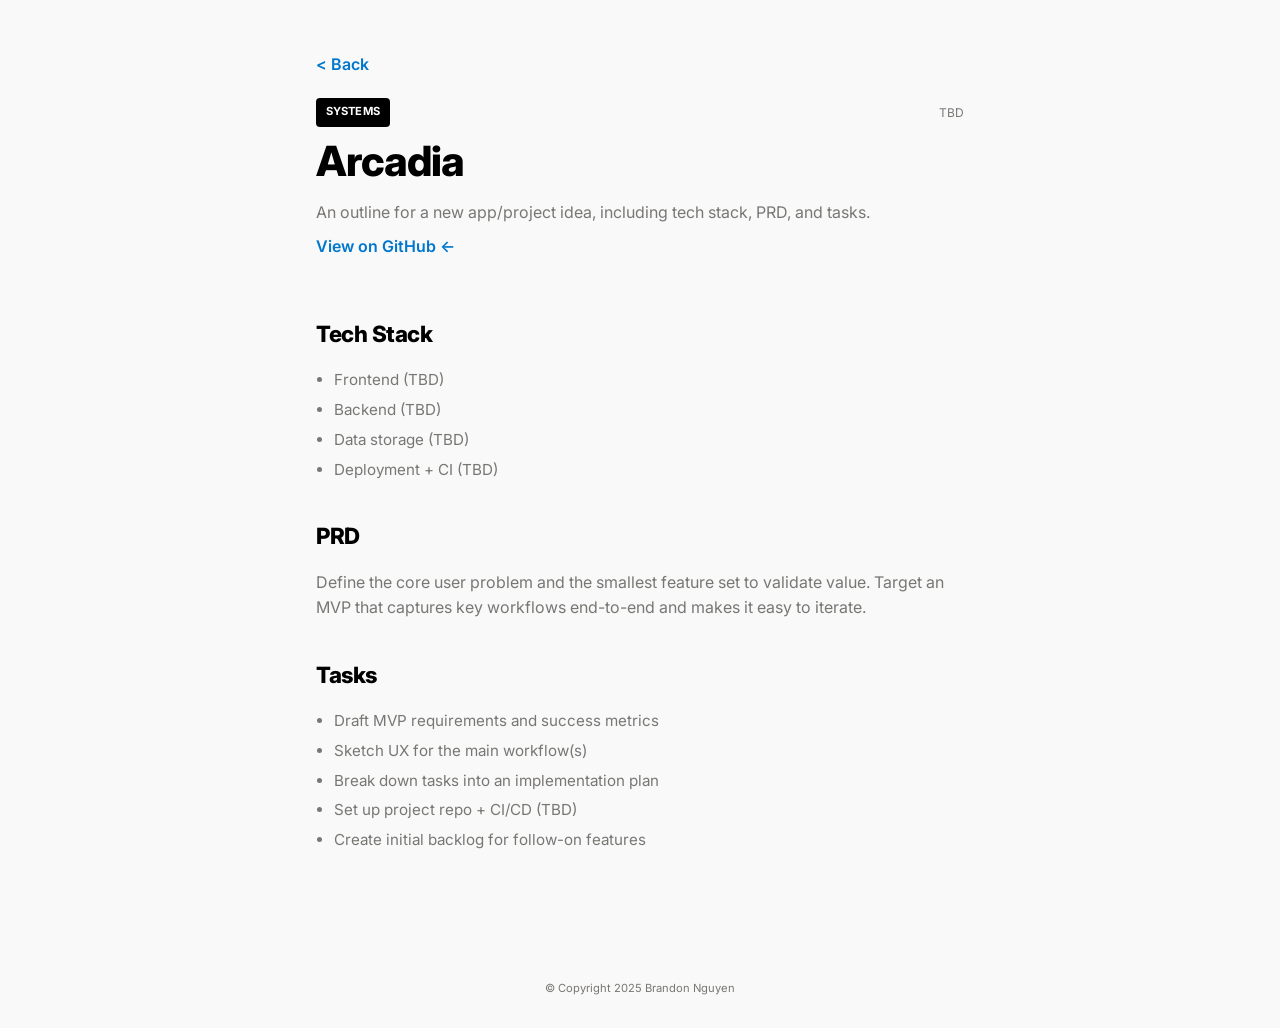
<file: arcadia.html>
<!DOCTYPE html>
<html lang="en">
<head>
  <meta charset="UTF-8" />
  <meta name="viewport" content="width=device-width, initial-scale=1.0" />
  <meta http-equiv="X-UA-Compatible" content="IE=edge" />
  <title>Arcadia</title>

  <link rel="stylesheet" href="styles.css" />
  <link rel="preconnect" href="https://fonts.googleapis.com">
  <link rel="preconnect" href="https://fonts.gstatic.com" crossorigin>
  <link href="https://fonts.googleapis.com/css2?family=Geist:wght@100..900&family=Inter:ital,opsz,wght@0,14..32,100..900;1,14..32,100..900&family=Playwrite+IT+Trad:wght@100..400&family=Roboto:ital,wght@0,100..900;1,100..900&display=swap" rel="stylesheet">
</head>

<body>
  <div class="project-outline-page">
    <a class="project-outline-back-link" href="index.html">&lt; Back</a>

    <div class="project-outline-meta">
      <span class="project-outline-pill">SYSTEMS</span>
      <span class="project-outline-date">TBD</span>
    </div>

    <div class="project-outline-title">Arcadia</div>
    <div class="project-outline-subtitle">
      An outline for a new app/project idea, including tech stack, PRD, and tasks.
    </div>

    <a class="project-outline-github-link" href="https://github.com/brandonnguyen11" target="_blank" rel="noopener noreferrer">
      View on GitHub <span aria-hidden="true">&larr;</span>
    </a>

    <div class="project-outline-container">
      <div class="project-outline-section">
        <h2>Tech Stack</h2>
        <ul>
          <li>Frontend (TBD)</li>
          <li>Backend (TBD)</li>
          <li>Data storage (TBD)</li>
          <li>Deployment + CI (TBD)</li>
        </ul>
      </div>

      <div class="project-outline-section">
        <h2>PRD</h2>
        <p>
          Define the core user problem and the smallest feature set to validate value. Target an MVP that
          captures key workflows end-to-end and makes it easy to iterate.
        </p>
      </div>

      <div class="project-outline-section">
        <h2>Tasks</h2>
        <ul>
          <li>Draft MVP requirements and success metrics</li>
          <li>Sketch UX for the main workflow(s)</li>
          <li>Break down tasks into an implementation plan</li>
          <li>Set up project repo + CI/CD (TBD)</li>
          <li>Create initial backlog for follow-on features</li>
        </ul>
      </div>
    </div>
  </div>

  <footer>
    <p>&copy; Copyright 2025 Brandon Nguyen</p>
  </footer>
</body>
</html>
</file>
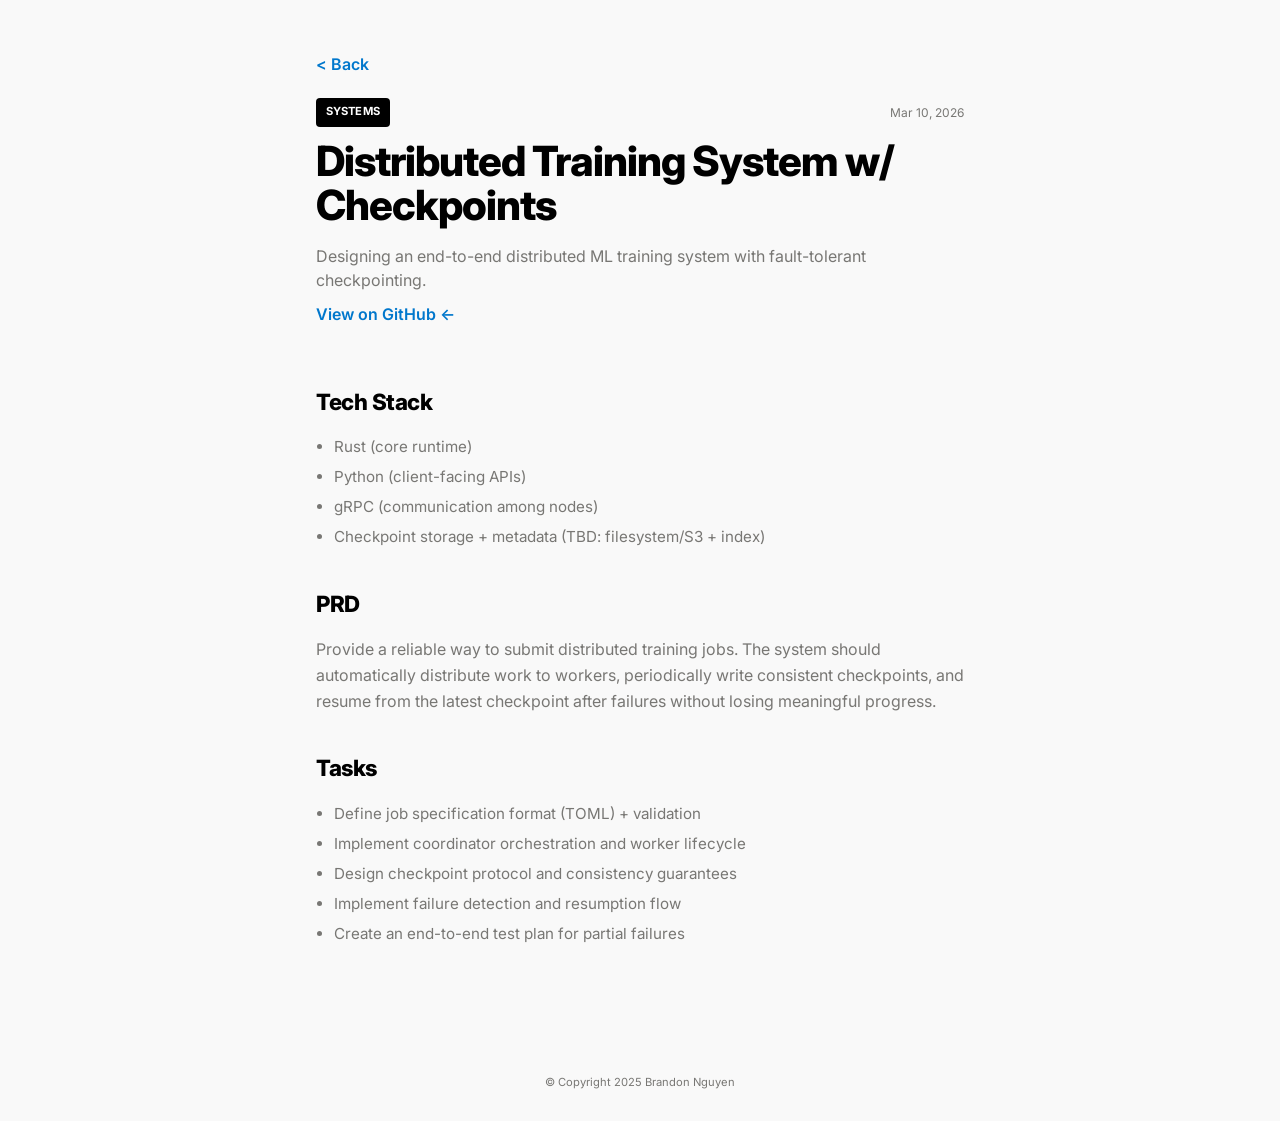
<file: distributed-training-checkpoints.html>
<!DOCTYPE html>
<html lang="en">
<head>
  <meta charset="UTF-8" />
  <meta name="viewport" content="width=device-width, initial-scale=1.0" />
  <meta http-equiv="X-UA-Compatible" content="IE=edge" />
  <title>Distributed Training System w/ Checkpoints</title>

  <link rel="stylesheet" href="styles.css" />
  <link rel="preconnect" href="https://fonts.googleapis.com">
  <link rel="preconnect" href="https://fonts.gstatic.com" crossorigin>
  <link href="https://fonts.googleapis.com/css2?family=Geist:wght@100..900&family=Inter:ital,opsz,wght@0,14..32,100..900;1,14..32,100..900&family=Playwrite+IT+Trad:wght@100..400&family=Roboto:ital,wght@0,100..900;1,100..900&display=swap" rel="stylesheet">
</head>

<body>
  <div class="project-outline-page">
    <a class="project-outline-back-link" href="index.html">&lt; Back</a>

    <div class="project-outline-meta">
      <span class="project-outline-pill">SYSTEMS</span>
      <span class="project-outline-date">Mar 10, 2026</span>
    </div>

    <div class="project-outline-title">Distributed Training System w/ Checkpoints</div>
    <div class="project-outline-subtitle">
      Designing an end-to-end distributed ML training system with fault-tolerant checkpointing.
    </div>

    <a class="project-outline-github-link" href="https://github.com/brandonnguyen11" target="_blank" rel="noopener noreferrer">
      View on GitHub <span aria-hidden="true">&larr;</span>
    </a>

    <div class="project-outline-container">
      <div class="project-outline-section">
        <h2>Tech Stack</h2>
        <ul>
          <li>Rust (core runtime)</li>
          <li>Python (client-facing APIs)</li>
          <li>gRPC (communication among nodes)</li>
          <li>Checkpoint storage + metadata (TBD: filesystem/S3 + index)</li>
        </ul>
      </div>

      <div class="project-outline-section">
        <h2>PRD</h2>
        <p>
          Provide a reliable way to submit distributed training jobs. The system should automatically distribute work
          to workers, periodically write consistent checkpoints, and resume from the latest checkpoint after failures
          without losing meaningful progress.
        </p>
      </div>

      <div class="project-outline-section">
        <h2>Tasks</h2>
        <ul>
          <li>Define job specification format (TOML) + validation</li>
          <li>Implement coordinator orchestration and worker lifecycle</li>
          <li>Design checkpoint protocol and consistency guarantees</li>
          <li>Implement failure detection and resumption flow</li>
          <li>Create an end-to-end test plan for partial failures</li>
        </ul>
      </div>
    </div>
  </div>

  <footer>
    <p>&copy; Copyright 2025 Brandon Nguyen</p>
  </footer>
</body>
</html>
</file>
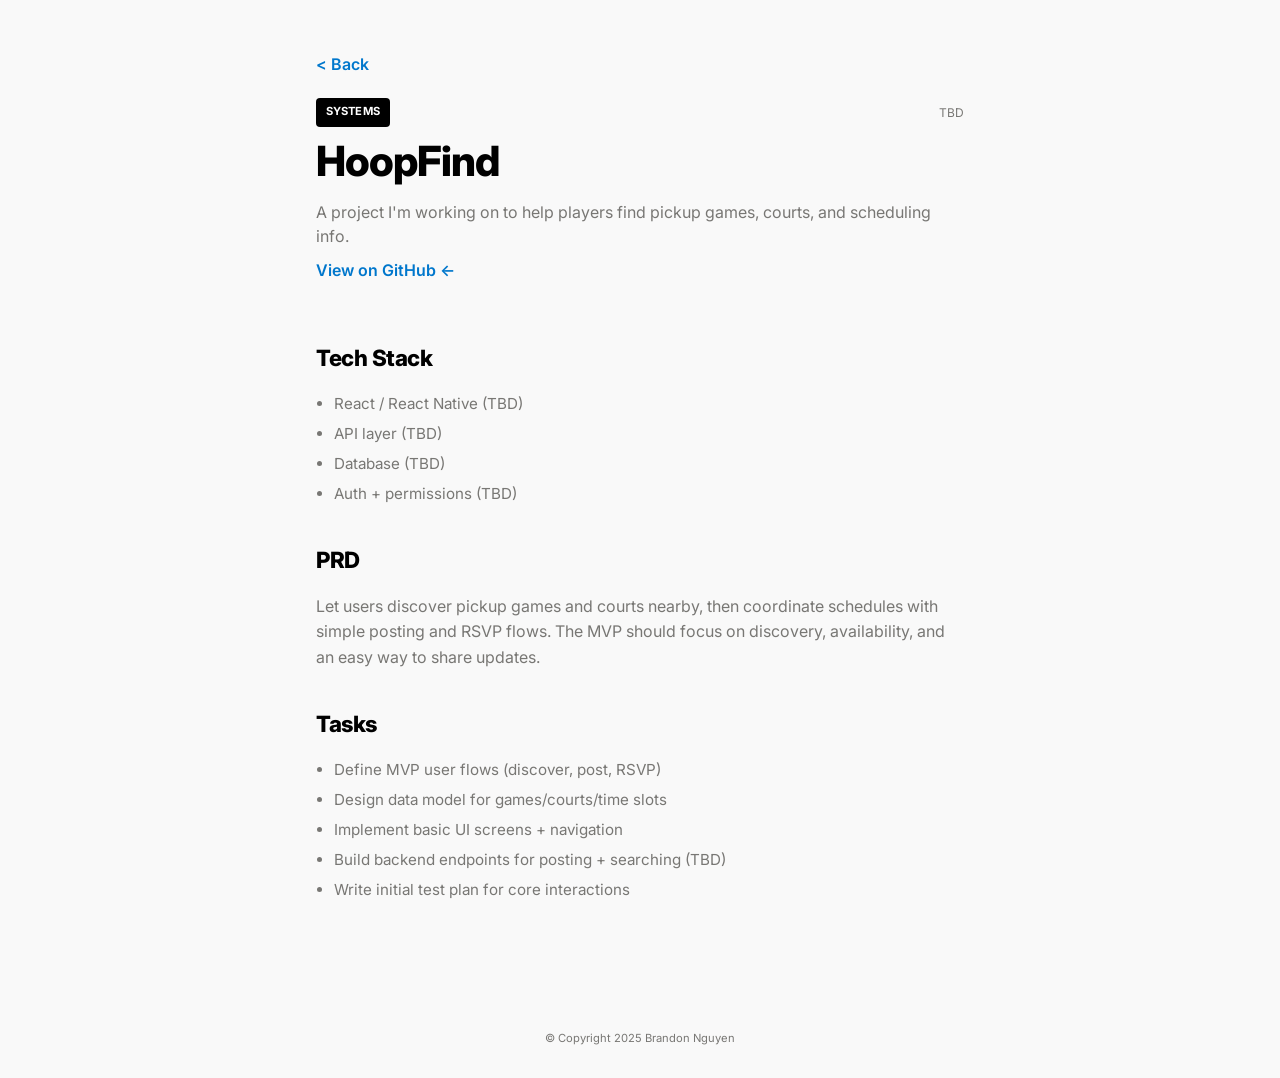
<file: hoopfind.html>
<!DOCTYPE html>
<html lang="en">
<head>
  <meta charset="UTF-8" />
  <meta name="viewport" content="width=device-width, initial-scale=1.0" />
  <meta http-equiv="X-UA-Compatible" content="IE=edge" />
  <title>HoopFind</title>

  <link rel="stylesheet" href="styles.css" />
  <link rel="preconnect" href="https://fonts.googleapis.com">
  <link rel="preconnect" href="https://fonts.gstatic.com" crossorigin>
  <link href="https://fonts.googleapis.com/css2?family=Geist:wght@100..900&family=Inter:ital,opsz,wght@0,14..32,100..900;1,14..32,100..900&family=Playwrite+IT+Trad:wght@100..400&family=Roboto:ital,wght@0,100..900;1,100..900&display=swap" rel="stylesheet">
</head>

<body>
  <div class="project-outline-page">
    <a class="project-outline-back-link" href="index.html">&lt; Back</a>

    <div class="project-outline-meta">
      <span class="project-outline-pill">SYSTEMS</span>
      <span class="project-outline-date">TBD</span>
    </div>

    <div class="project-outline-title">HoopFind</div>
    <div class="project-outline-subtitle">
      A project I'm working on to help players find pickup games, courts, and scheduling info.
    </div>

    <a class="project-outline-github-link" href="https://github.com/brandonnguyen11" target="_blank" rel="noopener noreferrer">
      View on GitHub <span aria-hidden="true">&larr;</span>
    </a>

    <div class="project-outline-container">
      <div class="project-outline-section">
        <h2>Tech Stack</h2>
        <ul>
          <li>React / React Native (TBD)</li>
          <li>API layer (TBD)</li>
          <li>Database (TBD)</li>
          <li>Auth + permissions (TBD)</li>
        </ul>
      </div>

      <div class="project-outline-section">
        <h2>PRD</h2>
        <p>
          Let users discover pickup games and courts nearby, then coordinate schedules with simple posting and RSVP flows.
          The MVP should focus on discovery, availability, and an easy way to share updates.
        </p>
      </div>

      <div class="project-outline-section">
        <h2>Tasks</h2>
        <ul>
          <li>Define MVP user flows (discover, post, RSVP)</li>
          <li>Design data model for games/courts/time slots</li>
          <li>Implement basic UI screens + navigation</li>
          <li>Build backend endpoints for posting + searching (TBD)</li>
          <li>Write initial test plan for core interactions</li>
        </ul>
      </div>
    </div>
  </div>

  <footer>
    <p>&copy; Copyright 2025 Brandon Nguyen</p>
  </footer>
</body>
</html>
</file>
<file: styles.css>
/* Reset some default styles */
* {
    margin: 0;
    padding: 0;
    box-sizing: border-box;
    font-family: "Inter", -apple-system, BlinkMacSystemFont, "Segoe UI", Roboto, Helvetica, Arial, sans-serif !important;
  }
  
  body {
    font-family: "Inter", -apple-system, BlinkMacSystemFont, "Segoe UI", Roboto, Helvetica, Arial, sans-serif;
    font-weight: 400;
    line-height: 1.6;
    background-color: #f9f9f9;
    color: #787774;
    padding: 20px;
  }
  
  main {
    margin: 20px 0;
  }
  
  footer {
    margin-top: 5rem;
    padding: 10px;
    text-align: center;
    font-weight: 400;
    font-family: "Inter", sans-serif;
    font-size: .7rem;
    color: #787774;
    
  }
  
  /* Responsive tweaks */
  @media (max-width: 600px) {
    body {
      padding: 10px;
    }
  
    header, footer {
      padding: 15px;
    }
  }
.about{
    margin-top: 2.5rem;
    min-width: 300px;
    max-width: 680px;
    justify-self: center;

}

.aboutHeader {
    color:rgb(0, 0, 0);
    font-weight: 500;
    font-family: "Geist", sans-serif;
    font-size: 36px;
    /* border: 2px solid #b72222; */
    line-height: 2.8rem;
    letter-spacing: -1px;

}

.aboutMe {
    color: lab(48.496% 0 0);
    font-weight: 400;
    font-family: "Geist", "Inter", -apple-system, BlinkMacSystemFont, "Segoe UI", Roboto, Helvetica, Arial, sans-serif;
    font-size: 16px;
    line-height: 1.8rem;
    /* border: 2px solid #333333; */
    margin-bottom: 1rem;
    
}

.brief {
    margin-top: .3rem;
    font-family: "Inter", sans-serif;
    font-size: 16px;
    /* border: 2px solid #696969; */
    color: lab(48.496% 0 0);
    font-weight: 400;
    font-style: medium;

}

.enclosedAbout {
    margin-bottom: 2.5rem;
    width: auto;
    /* border: 2px solid #244dad; */
    display: flex;
    flex-direction: row;
    justify-self:center;
}

.boxed {
    width: 70%;
    /* border: 2px solid #333333; */
}

.photo {
    width: 150px; height: 150px;
    align-self: center;
    justify-self: center;
    margin-left: 1rem;
    border-radius: 50%;
    object-fit: cover;
}

.header {
    margin-top: 3rem;
    font-weight: 500;
    font-family: "Inter", sans-serif;
    font-size: 36px;
    color: lab(2.75381% 0 0);
    margin-bottom: .3rem;
    text-align: left;
    
    
}

.section-container {
    max-width: 680px;
    margin: 0 auto;
    
    
}

.workExperience {
    display: flex;
    flex-direction: row;
    /* border: 2px solid #d61e9f; */
    margin-bottom: 1.2rem;
    max-width: 680px;
    min-width: 300px;
    justify-self: center;
    width: 100%
}

.companyLogo {
    /* border: 2px solid #333333; */
    justify-content: center;
    align-content: top;
}


.clean-bullets {
    list-style: none;
    margin-left: -17px;
  }
  
  .clean-bullets li {
    position: relative;
    padding-left: .9rem;
    margin-bottom: 0.3rem;
    line-height: 1.5;
  }
  
  .clean-bullets li::before {
    content: '◯'; /* hollow circle */
    position: absolute;
    left: 5px;
    top: 5.5px;
    color: #787774;
    font-size: 0.3rem;
    line-height: 1.5;
  }

  li {
    font-weight: 400;
    font-family: "Inter", sans-serif;
    font-size: .7rem;
    color: #787774;
  }

.companyLogo img {
    width: 50px;
    height: 50px;
    border-radius: 50%;
    object-fit: cover;
  }

  .utd-logo {
    width: 50px;
    height: 50px;
    border-radius: 50%;
    /* object-fit: cover; */
  }

.stack {
    display: flex;
    flex-direction: column;
    width: 100%;
    margin-left: .5rem;
}


.workHeader {
    /* border: 2px solid #8dbd2d; */
    display: flex;
    flex-direction: row;
    width: 100%;
    justify-content: space-between;
}

.companyName {
    /* border: 2px solid #4518c2; */
    font-weight: 600;
    font-family: "Inter", sans-serif;
    font-size: .8rem;
    color: #000;
}

.timeWorked {
    text-align: right;
 /* ensures it doesn't collapse too much */
  margin-left: auto;
    /* border: 2px solid #551358; */
    font-weight: 600;
    font-family: "Inter", sans-serif;
    font-size: .8rem;
    color: #787774;
}



.role {
    /* border: 2px solid #750e0e; */
    font-weight: 500;
    font-family: "Inter", sans-serif;
    font-size: .7rem;
    color: #000;
    margin-bottom: -5px;
}

.skill-container{
    /* border: 2px solid #7cbc1c; */
    margin-left: 1.3rem;

}

/* .skill1:hover{
    background-color: #939393;
    transition: 4ms;
    cursor: pointer;
} */

.skill-container-wrapper {
    /* border: 2px solid #7cbc1c;  */
    display:flex;
    flex-direction: row;
    flex: 1;
    flex-wrap: wrap;
    max-width: 600px;
    width: 700px;
    align-items: center;
    justify-content: center;
    align-self: center;
    justify-self: center;
    height: auto;
}

.language-side{
    /* border: 2px solid #2abf8d; */
    font-weight: 600;
    font-family: "Inter", sans-serif;
    font-size: 1rem;
}

.skill1{
    padding: 3px;
    font-weight: 500;
    font-family: "Inter", sans-serif;
    font-size: .9rem;
    margin-top: .3rem;
    color: #ffffff;
    width: 110px;
    text-align: center;
    border-radius: 7px;
    background-color: #000000;
}

.skill2{
    padding: 3px;
    font-weight: 500;
    font-family: "Inter", sans-serif;
    font-size: .9rem;
    margin-top: .3rem;
    color: #ffffff;
    width: 200px;
    text-align: center;
    border-radius: 7px;
    background-color: #000000;
}


.skill-container1{
    /* border: 2px solid #7cbc1c; */
    margin: 4px;

}

.skill{
    /* border: 2px solid #e5293f; */
    font-weight: 500;
    font-family: "Inter", sans-serif;
    font-size: .9rem;
    margin-top: .3rem;
    color: #000000;
}

.progress-bar{
    margin-top: .4rem;
    width: 100%;
    height: 2.5rem;
    background-color: #cccccc;
    border-radius: 10px;
    /* border: 2px solid #351358; */
    margin-bottom: .4rem;
    overflow: hidden;
}

.progress-fill {
    height: 100%;
    background:  #3a3939; /* green gradient */
    
}

.job-description {
    font-weight: 500;
    font-family: "Inter", sans-serif;
    font-size: .7rem;
    color: #000;
    padding-left: 2px;
}

.jobDetails {
    margin-top: 0.5rem;
    padding-left: 1rem;
  }
  
  .marker {
    padding-left: 1rem;
    margin-top: 0.3rem;
    font-size: 0.95rem;
  }

.boxed-header {
    justify-self: center;
    margin-top: 7rem;
    width: auto;
    padding-left: 15px;
    padding-right: 15px;
    padding-top: 3px;
    padding-bottom: 3px;
    color: #ffffff;
    background-color: #000000;
    font-weight: 500;
    font-family: "Inter", sans-serif;
    font-size: 1rem;
    border-radius: 7px;
}

.description-header {
    justify-self: center;
    align-items: center;
    margin-top: .5rem;
    font-weight: 500;
    font-family: "Inter", sans-serif;
    font-size: 36px;
    max-width: 680px;
    color: rgb(0, 0, 0);
    letter-spacing: -2px;
}

.description {
    justify-self: center;
    text-align: center;
    color: #787774;
    max-width: 500px;
    min-width: 300px;
    font-size: 1rem;
    font-family: "Inter", sans-serif;
    font-weight: 400;
}

a{
    color: #0077cc;
    text-decoration: none;
}

/* Projects layout: 2-up on wider screens, stacks on smaller screens */
.projects-grid{
    display: flex;
    flex-wrap: wrap;
    justify-content: center;
    gap: 2rem;
    max-width: 1100px;
    padding: 0 1rem;
    margin: 4rem auto 0;
}

.project-container{
    margin-top: 0;
    border-radius: 10px;
    border: 1px solid #c2c2c2;
    box-shadow: 0 0 1px rgba(0, 0, 0, 0.15);
    box-sizing: border-box;
    display: flex;
    flex-direction: column;
    /* Take ~half width, but allow wrapping to 1 per row */
    flex: 1 1 calc(50% - 2rem);
    max-width: 500px;
    min-width: 300px;
    padding: 0;
}

@media (max-width: 700px) {
    .projects-grid{
        gap: 1.5rem;
        margin-top: 3rem;
    }

    .project-container{
        flex: 1 1 100%;
        max-width: 500px;
        min-width: 0;
    }
}

/* Current Projects (hoverable cards linking to subpages) */
.current-projects-header{
    justify-self: center;
    letter-spacing: 0.2px;
}

.current-projects-wrapper{
    max-width: 680px; /* match the About section width */
    min-width: 300px;
    margin: 1.25rem auto 0;
    padding: 0 1rem;
    display: flex;
    flex-direction: column;
    gap: 1rem;
}

.current-project-card{
    display: block;
    width: 100%;
    text-decoration: none;
    color: #000000;
    cursor: pointer;

    border-radius: 10px;
    /* border: 1px solid #c2c2c2; */
    box-shadow: 0 0 1px rgba(0, 0, 0, 0.15);
    background-color: #ffffff;
    padding: 1.25rem 1.25rem;

    transition: transform 0.15s ease, box-shadow 0.15s ease, background-color 0.15s ease;
}

.current-project-card:hover{
    transform: translateY(-2px);
    box-shadow: 0 6px 20px rgba(0, 0, 0, 0.12);
    background-color: #f7f7f7;
}

.current-project-card-top{
    display: flex;
    align-items: center;
    justify-content: space-between;
    gap: 1rem;
}

.current-project-pill{
    display: inline-block;
    background-color: #000000;
    color: #ffffff;
    font-weight: 600;
    font-family: "Inter", sans-serif;
    font-size: 0.7rem;
    padding: 0.35rem 0.6rem;
    border-radius: 4px;
    letter-spacing: 0.2px;
}

.current-project-card-date{
    color: #787774;
    font-family: "Inter", sans-serif;
    font-size: 0.75rem;
    font-weight: 400;
}

.current-project-card-title{
    margin-top: 0.85rem;
    font-family: "Inter", sans-serif;
    font-weight: 600;
    font-size: 1rem;
    line-height: .75;
    /* letter-spacing: 1px; */
}

.current-project-card-summary{
    margin-top: 0.75rem;
    color: #787774;
    font-family: "Inter", sans-serif;
    font-weight: 400;
    font-size: 0.75rem;
    line-height: .75;
}

.current-project-card-footer{
    margin-top: 1.1rem;
    font-family: "Inter", sans-serif;
    font-weight: 700;
    font-size: 0.9rem;
    color: #000000;
}

@media (max-width: 700px) {
    .current-project-card-title{
        font-size: 1.3rem;
    }
}

.project-name{
    /* border: 2px solid #351358; */
    font-weight: 500;
    font-family: "Inter", sans-serif;
    font-size: 1rem;
    margin-bottom: -.3rem;
    padding: 5px;
    color: #000000;


}

.project-date {
    /* border: 2px solid #351358; */
    color: #787774;
    font-weight: 400;
    font-family: "Inter", sans-serif;
    font-size: .75rem;
    /* margin-bottom: .3rem; */
    padding: 5px;
}

.project-description {
    /* border: 2px solid #351358; */
    font-weight: 400;
    font-family: "Inter", sans-serif;
    font-size: .75rem;
    /* margin-bottom: 1rem; */
    padding: 5px;
    color: #787774;
    letter-spacing: .2px;

}
.project-tab-boxes {
    /* border: 2px solid #c16c26; */
    display: flex;
    flex-direction: row;
    justify-content: flex-end;
    align-items: center;
    gap: 0.75rem;
    padding: 0 7px 7px 7px;
    margin-top: auto; /* keep buttons pinned near the bottom of the card */
}

.project-button {
    display: flex;
    justify-content: center;
    text-align: center;
    align-items: center;
    padding-left: 5px;
    padding-right: 5px;
    padding-top: 3px;
    padding-bottom: 3px;
    height: 30px;
    width: 70px;
    color: #ffffff;
    background-color: #000000;
    font-weight: 600;
    font-family: "Inter", sans-serif;
    font-size: .8rem;
    border-radius: 10px;
    transition: background-color 0.4s ease;
  }
  
  .project-button:hover {
    background-color: #a3a3a3; /* Darker indigo */
}

.project-website {
    justify-content: center;
    text-align: center;
    padding-left: 5px;
    padding-right: 5px;
    padding-top: 3px;
    padding-bottom: 3px;
    height: 30px;
    width: 70px;
    color: #ffffff;
    background-color: #000000;
    font-weight: 500;
    font-family: "Inter", sans-serif;
    font-size: 1rem;
    border-radius: 7px;
}
.project-source {
    justify-content: center;
    text-align: center;
    width: 70px;
    padding-left: 5px;
    padding-right: 5px;
    padding-top: 3px;
    padding-bottom: 3px;
    height: 30px;
    
    color: #ffffff;
    background-color: #000000;
    font-weight: 500;
    font-family: "Inter", sans-serif;
    font-size: 1rem;
    border-radius: 7px;
}

.project-image {
    
    /* border: 1px solid #351358; */
    height: 200px;
    width: 200px;
    
}

.project-image-container{
    max-width: 200px;
    max-height: 200px;
    min-width: 100px;
    min-height: 100px;
    align-items: center;
    justify-self: center;
}

/* Project outline subpages (Tech Stack / PRD / Tasks) */
.project-outline-page{
    max-width: 680px; /* match About section */
    min-width: 300px;
    margin: 2rem auto 0;
    padding: 0 1rem 2rem;
}

.project-outline-back-link{
    display: inline-block;
    margin-bottom: 1.25rem;
    font-family: "Inter", sans-serif;
    font-weight: 600;
    color: #0077cc;
}

.project-outline-github-link{
    display: inline-block;
    margin-top: 0.65rem;
    margin-bottom: 1.25rem;
    font-family: "Inter", sans-serif;
    font-weight: 600;
    color: #0077cc;
}

.project-outline-meta{
    display: flex;
    align-items: center;
    justify-content: space-between;
    gap: 1rem;
}

.project-outline-pill{
    display: inline-block;
    background-color: #000000;
    color: #ffffff;
    font-weight: 700;
    font-family: "Inter", sans-serif;
    font-size: 0.7rem;
    padding: 0.35rem 0.6rem;
    border-radius: 4px;
    letter-spacing: 0.2px;
}

.project-outline-date{
    color: #787774;
    font-family: "Inter", sans-serif;
    font-weight: 400;
    font-size: 0.75rem;
}

.project-outline-title{
    margin-top: 0.85rem;
    font-family: "Inter", sans-serif;
    font-weight: 800;
    font-size: 2.6rem;
    line-height: 1.05;
    letter-spacing: -1px;
    color: #000000;
}

.project-outline-subtitle{
    margin-top: 1rem;
    font-family: "Inter", sans-serif;
    font-weight: 400;
    color: #787774;
    font-size: 1rem;
    line-height: 1.5;
}

.project-outline-container{
    margin-top: 2rem;
}

.project-outline-section{
    margin-top: 2.25rem;
}

.project-outline-section h2{
    font-family: "Inter", sans-serif;
    font-weight: 800;
    font-size: 1.4rem;
    letter-spacing: -0.5px;
    color: #000000;
    margin-bottom: 1rem;
}

.project-outline-section p{
    font-family: "Inter", sans-serif;
    font-weight: 400;
    color: #787774;
    font-size: 1rem;
    line-height: 1.6;
}

.project-outline-container ul{
    margin-left: 1.1rem;
}

.project-outline-container li{
    font-size: 0.95rem; /* override the small global li size */
    color: #787774;
    font-weight: 400;
    margin-bottom: 0.35rem;
}
</file>
